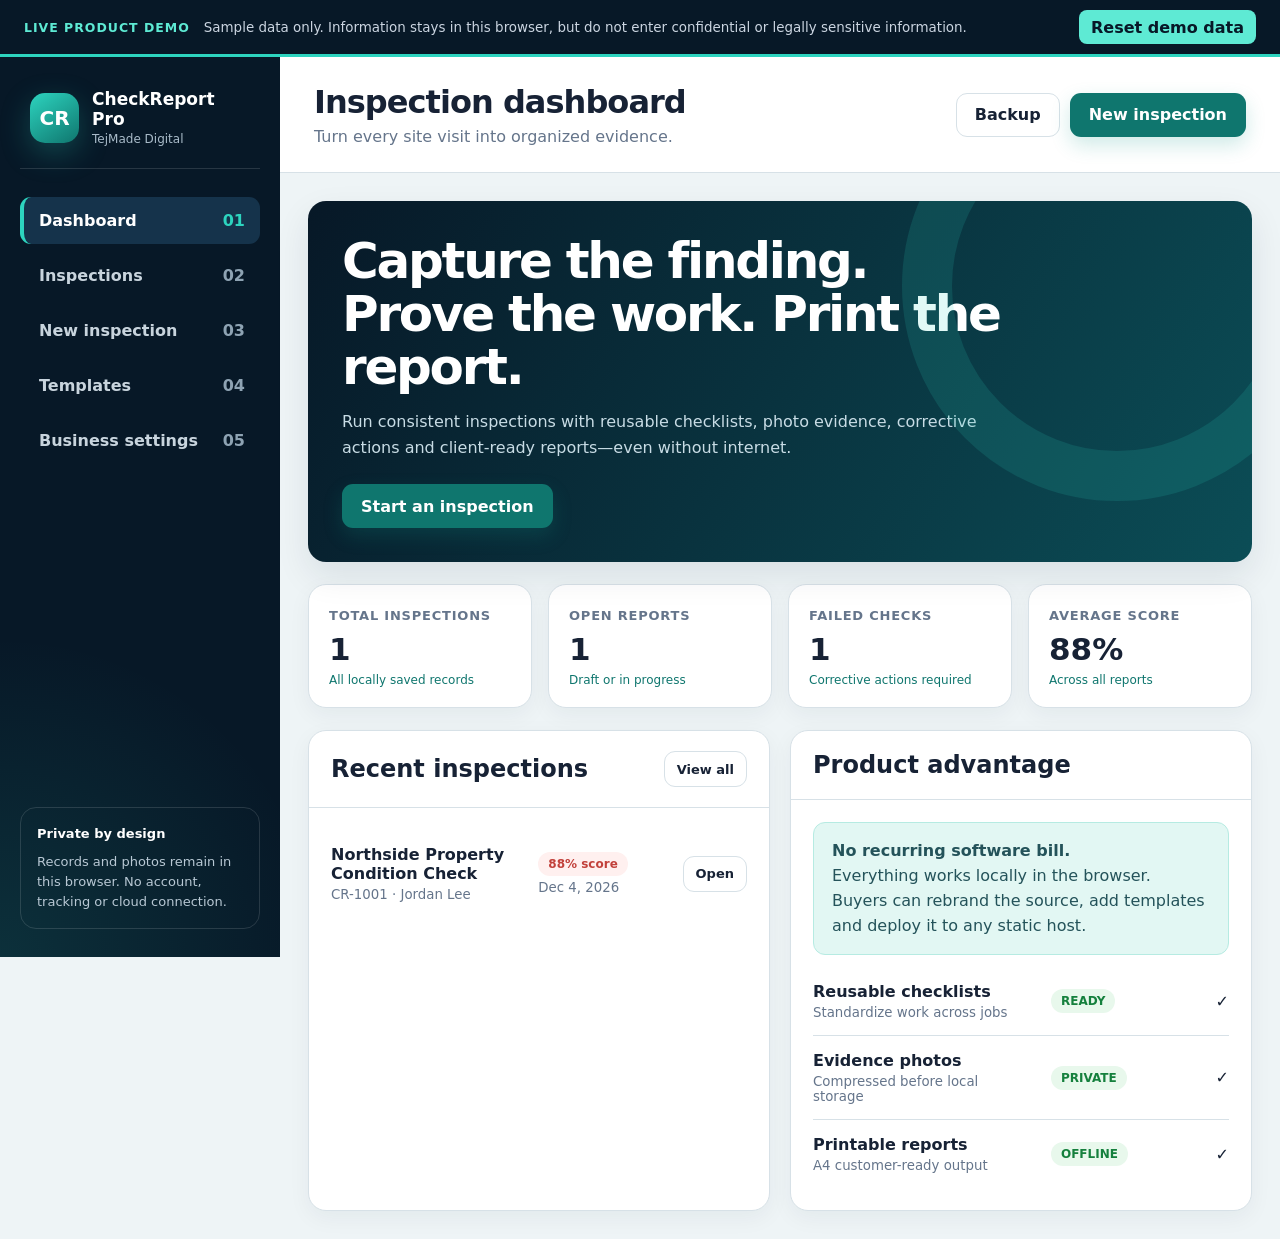
<file: products/checkreport-pro/index.html>
<!doctype html>
<html lang="en">
  <head>
    <meta charset="UTF-8" />
    <meta name="viewport" content="width=device-width, initial-scale=1.0" />
    <meta name="theme-color" content="#0f766e" />
    <meta
      name="description"
      content="Try the CheckReport Pro live demo — offline inspection checklists, before-and-after evidence, corrective actions, signatures and printable reports."
    />
    <meta property="og:title" content="CheckReport Pro — Live Demo" />
    <meta property="og:description" content="Create structured inspections with evidence, actions, signatures and printable reports." />
    <meta property="og:type" content="website" />
    <meta property="og:url" content="https://tjranawat-dev.github.io/products/checkreport-pro/" />
    <link rel="canonical" href="https://tjranawat-dev.github.io/products/checkreport-pro/" />
    <link rel="icon" href="icon.svg" type="image/svg+xml" />
    <title>CheckReport Pro — Live Demo</title>
    <link rel="manifest" href="manifest.webmanifest" />
    <link rel="stylesheet" href="assets/css/app.css" />
  </head>
  <body class="demo-mode">
    <section class="demo-banner" aria-label="Live demo notice">
      <div>
        <strong>LIVE PRODUCT DEMO</strong>
        <span>Sample data only. Information stays in this browser, but do not enter confidential or legally sensitive information.</span>
      </div>
      <button class="demo-reset" id="demoResetButton" type="button">Reset demo data</button>
    </section>
    <div class="app-shell">
      <aside class="sidebar" id="sidebar">
        <div class="brand">
          <div class="brand-mark">CR</div>
          <div>
            <strong>CheckReport Pro</strong>
            <span>TejMade Digital</span>
          </div>
        </div>

        <nav class="nav" aria-label="Primary navigation">
          <button class="nav-item active" data-page="dashboard">
            <span>Dashboard</span><b>01</b>
          </button>
          <button class="nav-item" data-page="inspections">
            <span>Inspections</span><b>02</b>
          </button>
          <button class="nav-item" data-page="editor">
            <span>New inspection</span><b>03</b>
          </button>
          <button class="nav-item" data-page="templates">
            <span>Templates</span><b>04</b>
          </button>
          <button class="nav-item" data-page="settings">
            <span>Business settings</span><b>05</b>
          </button>
        </nav>

        <div class="privacy-card">
          <strong>Private by design</strong>
          <p>Records and photos remain in this browser. No account, tracking or cloud connection.</p>
        </div>
      </aside>

      <main class="main">
        <header class="topbar">
          <div>
            <button class="menu-button" id="menuButton" aria-label="Open navigation">☰</button>
            <h1 id="pageTitle">Inspection dashboard</h1>
            <p id="pageSubtitle">Turn every site visit into organized evidence.</p>
          </div>
          <div class="top-actions">
            <button class="button secondary" id="backupButton">Backup</button>
            <button class="button primary" id="quickNewButton">New inspection</button>
          </div>
        </header>

        <div class="workspace">
          <section class="page active" id="page-dashboard"></section>
          <section class="page" id="page-inspections"></section>
          <section class="page" id="page-editor"></section>
          <section class="page" id="page-templates"></section>
          <section class="page" id="page-settings"></section>
        </div>
      </main>
    </div>

    <div class="toast" id="toast" role="status" aria-live="polite"></div>
    <input type="file" id="restoreInput" accept="application/json" hidden />
    <div id="printRoot" class="print-root" aria-hidden="true"></div>

    <script src="assets/js/app.js"></script>
  </body>
</html>
</file>
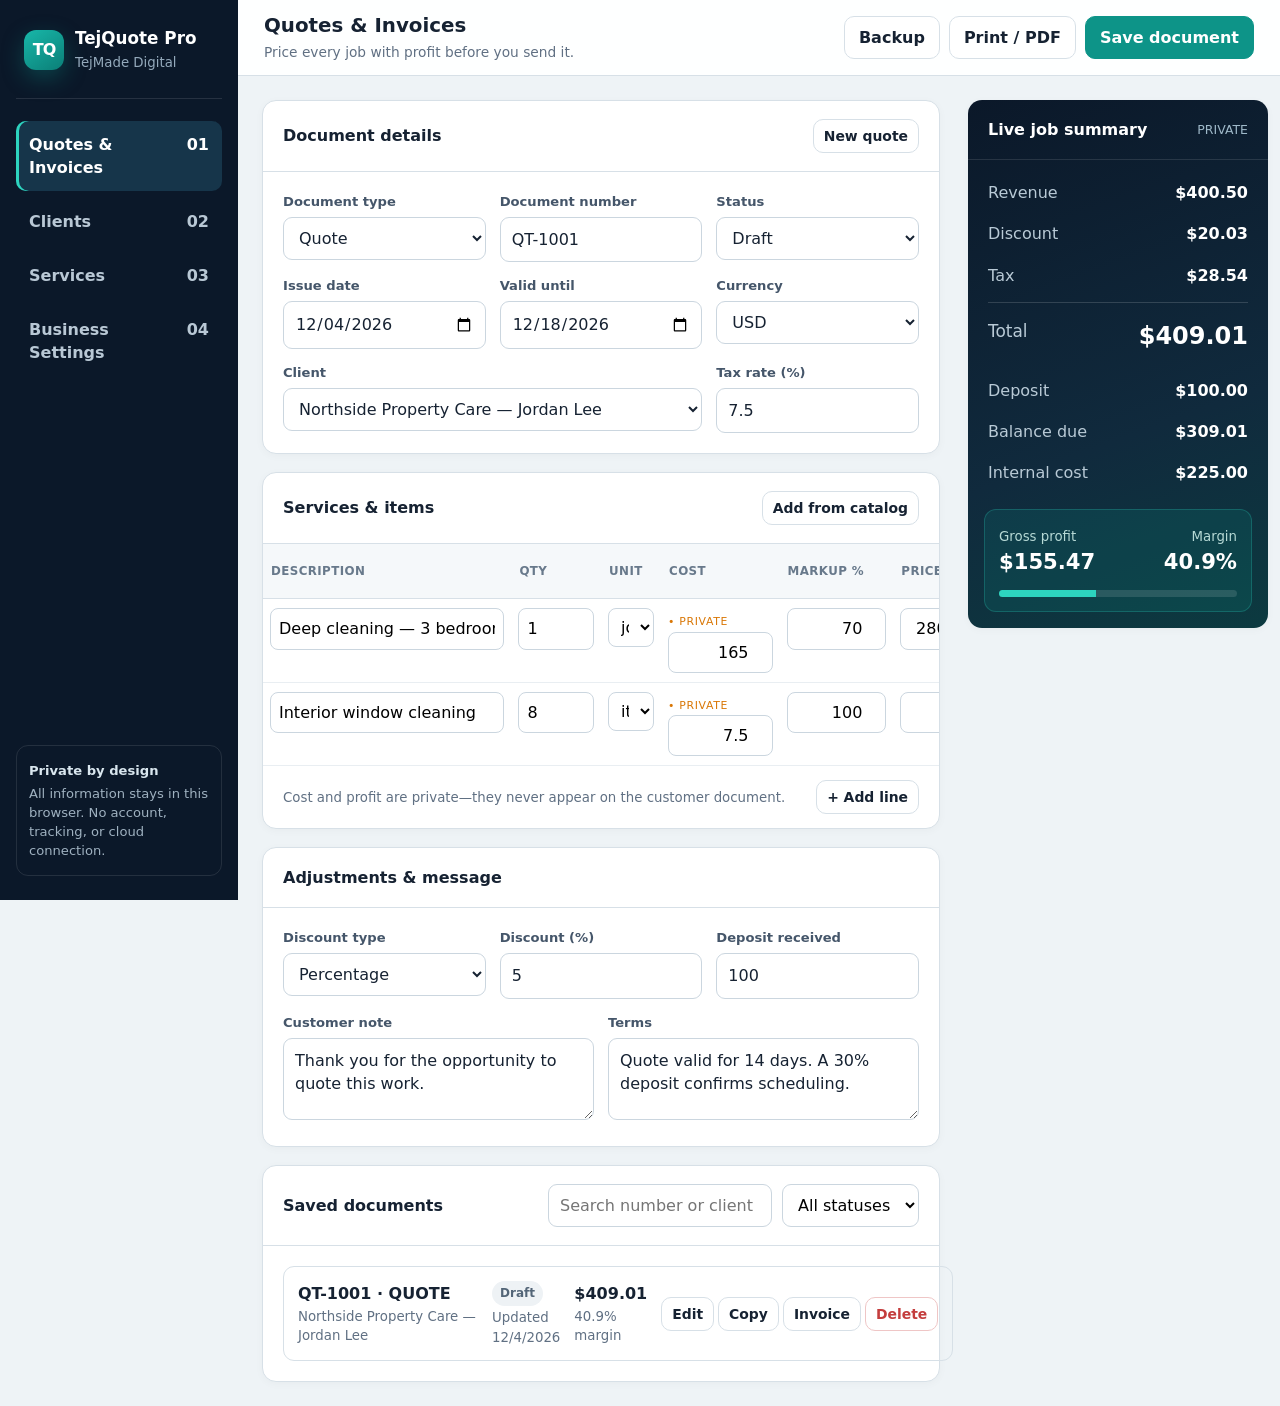
<file: products/tejquote-pro/index.html>
<!doctype html>
<html lang="en">
<head>
  <meta charset="utf-8">
  <meta name="viewport" content="width=device-width,initial-scale=1,viewport-fit=cover">
  <meta name="theme-color" content="#0b1829">
  <meta name="description" content="Offline quotation, invoice, job-costing and profit calculator for service businesses.">
  <link rel="manifest" href="manifest.webmanifest">
  <link rel="icon" href="icon.svg" type="image/svg+xml">
  <title>TejQuote Pro</title>
  <style>
    :root{--ink:#0b1829;--ink2:#13263e;--teal:#0d9488;--teal2:#0f766e;--tealSoft:#dff7f3;--paper:#fff;--bg:#eef3f6;--line:#d7e0e7;--text:#162232;--muted:#607083;--amber:#d97706;--amberSoft:#fff3d6;--red:#c43d3d;--green:#16805e;--shadow:0 12px 32px rgba(11,24,41,.09);--radius:14px}
    *{box-sizing:border-box}
    html{font-size:16px}
    body{margin:0;background:var(--bg);color:var(--text);font-family:Inter,ui-sans-serif,system-ui,-apple-system,BlinkMacSystemFont,"Segoe UI",sans-serif;line-height:1.45}
    button,input,select,textarea{font:inherit}
    button{cursor:pointer}
    button:focus-visible,input:focus-visible,select:focus-visible,textarea:focus-visible{outline:3px solid rgba(13,148,136,.28);outline-offset:2px}
    .app{min-height:100vh;display:grid;grid-template-columns:238px 1fr}
    .sidebar{background:var(--ink);color:#dbe7f1;padding:24px 16px;display:flex;flex-direction:column;position:sticky;top:0;height:100vh}
    .brand{display:flex;align-items:center;gap:11px;padding:2px 8px 24px;border-bottom:1px solid rgba(255,255,255,.11)}
    .brand-mark{width:40px;height:40px;border-radius:12px;background:linear-gradient(145deg,#18b7a9,#0b7f77);display:grid;place-items:center;color:white;font-weight:900;letter-spacing:-1px;box-shadow:0 8px 22px rgba(13,148,136,.34)}
    .brand strong{display:block;color:#fff;font-size:1.05rem}.brand small{color:#94a9bb}
    .nav{display:grid;gap:7px;margin-top:22px}.nav button{border:0;background:transparent;color:#b9c8d5;padding:12px 13px;border-radius:10px;text-align:left;font-weight:650;display:flex;justify-content:space-between}.nav button:hover{background:rgba(255,255,255,.07);color:#fff}.nav button.active{background:#16354a;color:#fff;box-shadow:inset 3px 0 0 #2dd4bf}
    .privacy{margin-top:auto;padding:15px 12px;border:1px solid rgba(255,255,255,.1);border-radius:12px;color:#9fb1c0;font-size:.82rem}.privacy b{display:block;color:#d9e6ee;margin-bottom:4px}
    .content{min-width:0}.topbar{height:76px;background:rgba(255,255,255,.94);backdrop-filter:blur(10px);border-bottom:1px solid var(--line);display:flex;align-items:center;justify-content:space-between;padding:0 26px;position:sticky;top:0;z-index:20}
    .topbar h1{font-size:1.24rem;margin:0}.topbar p{margin:2px 0 0;color:var(--muted);font-size:.86rem}
    .actions{display:flex;gap:9px;flex-wrap:wrap}.btn{border:1px solid var(--line);background:#fff;color:var(--text);min-height:42px;padding:9px 14px;border-radius:10px;font-weight:700}.btn:hover{border-color:#9aabb9;background:#f8fafb}.btn.primary{background:var(--teal);border-color:var(--teal);color:white}.btn.primary:hover{background:var(--teal2)}.btn.dark{background:var(--ink);border-color:var(--ink);color:#fff}.btn.danger{color:var(--red);border-color:#efc6c6}.btn.small{min-height:34px;padding:6px 10px;font-size:.87rem}.btn.ghost{background:transparent;border-color:transparent}
    main{padding:24px 12px 24px 24px;max-width:1620px;margin:auto}.grid{display:grid;grid-template-columns:minmax(0,1fr) 300px;gap:28px;align-items:start}.stack{display:grid;gap:18px;min-width:0}
    .card{min-width:0;background:var(--paper);border:1px solid var(--line);border-radius:var(--radius);box-shadow:0 2px 8px rgba(11,24,41,.03)}.card-head{display:flex;align-items:center;justify-content:space-between;gap:12px;padding:18px 20px;border-bottom:1px solid var(--line)}.card-head h2,.card-head h3{margin:0;font-size:1rem}.card-body{padding:20px}
    .form-grid{display:grid;grid-template-columns:repeat(12,minmax(0,1fr));gap:14px}.field{min-width:0;grid-column:span 4}.field.w6{grid-column:span 6}.field.w8{grid-column:span 8}.field.w12{grid-column:1/-1}.field label{display:block;font-weight:700;font-size:.82rem;color:#45566a;margin:0 0 6px}.field input,.field select,.field textarea{width:100%;border:1px solid #cbd6df;border-radius:9px;background:#fff;color:var(--text);padding:10px 11px;min-height:42px}.field textarea{min-height:82px;resize:vertical}.hint{font-size:.78rem;color:var(--muted);margin-top:5px}.private-label{color:#8a4b00!important}.private-label:after{content:"  • PRIVATE";font-size:.68rem;letter-spacing:.06em;color:var(--amber)}
    .summary{min-width:0;background:linear-gradient(160deg,var(--ink),#102a3d 62%,#0c3a40);color:white;border:0;position:sticky;top:96px;overflow:hidden}.summary .card-head{border-color:rgba(255,255,255,.11)}.summary .card-head span{color:#9fb9c9;font-size:.78rem}.sum-list{padding:12px 20px 4px}.sum-row{display:flex;justify-content:space-between;gap:20px;padding:9px 0;color:#b9cad6}.sum-row strong{color:#fff}.sum-row.total{margin-top:6px;padding:16px 0;border-top:1px solid rgba(255,255,255,.15);font-size:1.06rem}.sum-row.total strong{font-size:1.5rem}.profit-box{margin:12px 16px 16px;background:rgba(13,148,136,.16);border:1px solid rgba(45,212,191,.24);border-radius:12px;padding:14px}.profit-top{display:flex;justify-content:space-between;align-items:end}.profit-top small{color:#b6d9d5}.profit-top strong{font-size:1.32rem}.margin-track{height:7px;background:rgba(255,255,255,.12);border-radius:20px;margin-top:12px;overflow:hidden}.margin-track i{display:block;height:100%;background:#2dd4bf;width:0}.margin-warning{display:none;margin-top:9px;color:#ffd792;font-size:.8rem}.summary.low .profit-box{background:rgba(217,119,6,.15);border-color:rgba(251,191,36,.28)}.summary.low .margin-track i{background:#f59e0b}.summary.low .margin-warning{display:block}
    .line-wrap{overflow:auto}.line-table{width:100%;border-collapse:collapse;min-width:920px}.line-table th{font-size:.74rem;letter-spacing:.035em;text-transform:uppercase;color:#68798b;background:#f5f8fa;text-align:left;padding:10px 8px;border-bottom:1px solid var(--line)}.line-table td{padding:9px 7px;border-bottom:1px solid #e9eef2;vertical-align:top}.line-table input,.line-table select{width:100%;border:1px solid #cbd6df;border-radius:8px;padding:8px;min-height:38px;background:#fff}.line-table .money{text-align:right}.row-actions{display:flex;gap:3px}.icon-btn{width:34px;height:34px;border:0;border-radius:8px;background:#eef3f6;color:#405365;font-weight:800}.icon-btn:hover{background:#dde7ed}.icon-btn.remove{color:var(--red)}
    .section-footer{padding:14px 20px;display:flex;justify-content:space-between;gap:12px;align-items:center}.section-footer small{color:var(--muted)}
    .list-tools{display:flex;gap:10px;flex-wrap:wrap}.list-tools input,.list-tools select{border:1px solid #cbd6df;border-radius:9px;padding:9px 11px;min-height:40px;background:#fff}.records{display:grid;gap:10px}.record{display:grid;grid-template-columns:minmax(180px,1.4fr) 1fr 1fr auto;gap:14px;align-items:center;border:1px solid var(--line);border-radius:11px;padding:13px 14px}.record:hover{border-color:#9fc1c1;box-shadow:0 4px 14px rgba(11,24,41,.05)}.record-title{font-weight:800}.record small{display:block;color:var(--muted);margin-top:2px}.status{display:inline-block;padding:4px 8px;border-radius:999px;font-weight:750;font-size:.75rem;background:#eef2f5;color:#536577}.status.Paid,.status.Accepted{background:#dff5eb;color:#14694f}.status.Sent,.status.Invoiced{background:#e5effc;color:#245c91}.record-actions{display:flex;gap:4px;justify-content:end}
    .empty{text-align:center;padding:38px 20px;color:var(--muted)}.empty b{display:block;color:var(--text);font-size:1.02rem;margin-bottom:6px}
    .two-col{display:grid;grid-template-columns:390px 1fr;gap:20px}.simple-list{display:grid;gap:9px}.simple-item{border:1px solid var(--line);border-radius:10px;padding:13px;display:flex;justify-content:space-between;gap:12px}.simple-item b{display:block}.simple-item small{color:var(--muted)}
    .notice{padding:12px 14px;background:var(--tealSoft);border:1px solid #bde9e1;border-radius:10px;color:#145d57;font-size:.88rem}.warning{background:var(--amberSoft);border-color:#f3d59a;color:#7b4b0b}.hidden{display:none!important}
    .toast{position:fixed;right:22px;bottom:22px;background:var(--ink);color:#fff;padding:12px 16px;border-radius:10px;box-shadow:var(--shadow);z-index:80;transform:translateY(120px);opacity:0;transition:.25s}.toast.show{transform:none;opacity:1}
    .modal-backdrop{position:fixed;inset:0;background:rgba(5,16,29,.62);z-index:60;display:grid;place-items:center;padding:20px}.modal{background:#fff;border-radius:16px;box-shadow:0 25px 70px rgba(0,0,0,.3);max-width:760px;width:100%;max-height:90vh;overflow:auto}.modal-head{padding:18px 20px;border-bottom:1px solid var(--line);display:flex;justify-content:space-between;align-items:center}.modal-head h2{font-size:1.05rem;margin:0}.modal-body{padding:20px}.modal-foot{padding:15px 20px;border-top:1px solid var(--line);display:flex;justify-content:flex-end;gap:9px}
    .print-sheet{display:none;background:#fff;color:#17202c}.print-header{display:flex;justify-content:space-between;gap:30px;border-bottom:3px solid #0f766e;padding-bottom:18px}.print-logo{max-width:130px;max-height:64px;object-fit:contain}.print-title{text-align:right}.print-title h1{font-size:2rem;letter-spacing:.08em;margin:0;color:#0b1829}.print-meta{display:grid;grid-template-columns:1fr 1fr;gap:30px;margin:24px 0}.print-table{width:100%;border-collapse:collapse}.print-table th{background:#0b1829;color:#fff;text-align:left;padding:9px}.print-table td{border-bottom:1px solid #d9e1e6;padding:10px 9px}.print-totals{width:320px;margin:20px 0 20px auto}.print-totals div{display:flex;justify-content:space-between;padding:7px 0}.print-totals .grand{border-top:2px solid #0b1829;font-size:1.15rem;font-weight:800}.print-notes{display:grid;grid-template-columns:1fr 1fr;gap:25px;margin-top:28px}.print-notes h3{font-size:.85rem;text-transform:uppercase;letter-spacing:.06em;color:#536577}
    .mobile-head{display:none}.logo-preview{width:116px;height:72px;border:1px dashed #aab8c4;border-radius:10px;display:grid;place-items:center;overflow:hidden;background:#f8fafb}.logo-preview img{max-width:100%;max-height:100%}
    @media(max-width:1050px){.app{grid-template-columns:82px 1fr}.brand-text,.nav .label,.privacy{display:none}.sidebar{padding:20px 10px}.brand{justify-content:center;padding-inline:0}.nav button{justify-content:center;padding:13px 8px}.grid{grid-template-columns:1fr}.summary{position:relative;top:auto}.two-col{grid-template-columns:1fr}}
    @media(max-width:720px){.app{display:block}.sidebar{height:auto;position:fixed;z-index:40;bottom:0;top:auto;left:0;right:0;padding:7px 8px;display:block}.brand,.privacy{display:none}.nav{margin:0;display:grid;grid-template-columns:repeat(4,1fr);gap:4px}.nav button{font-size:.72rem;padding:9px 3px;display:block;text-align:center}.nav .label{display:block}.content{padding-bottom:70px}.topbar{height:auto;min-height:70px;padding:12px 14px;align-items:stretch;gap:10px;flex-direction:column}.topbar p{display:none}.actions{display:grid;grid-template-columns:repeat(2,minmax(0,1fr));width:100%}.actions .btn{display:block}.actions [data-action="export"]{display:none}.actions .btn:only-child{grid-column:1/-1}main{padding:14px}.card-body{padding:15px}.card-head{padding:15px}.form-grid{grid-template-columns:1fr}.field,.field.w6,.field.w8{grid-column:1}.line-wrap{overflow:visible}.line-table{min-width:0;display:block}.line-table thead{display:none}.line-table tbody{display:grid;gap:12px}.line-table tr{display:grid;grid-template-columns:repeat(2,1fr);gap:10px;border:1px solid var(--line);border-radius:11px;padding:12px}.line-table td{display:block;border:0;padding:0}.line-table td:first-child,.line-table td:last-child{grid-column:1/-1}.line-table td:before{content:attr(data-label);display:block;font-size:.7rem;font-weight:800;text-transform:uppercase;color:#6d7b89;margin-bottom:4px}.record{grid-template-columns:1fr 1fr}.record-actions{grid-column:1/-1;justify-content:start}.two-col{display:block}.two-col>.card{margin-bottom:16px}.print-meta,.print-notes{grid-template-columns:1fr}.mobile-head{display:block}}
    @media print{body{background:#fff}.app,.toast,.modal-backdrop{display:none!important}.print-sheet{display:block!important;padding:0}.print-sheet.a4{width:210mm;min-height:297mm;padding:14mm}.print-sheet.letter{width:8.5in;min-height:11in;padding:.55in}@page{margin:0}*{-webkit-print-color-adjust:exact;print-color-adjust:exact}}
  </style>
</head>
<body>
<div class="app">
  <aside class="sidebar">
    <div class="brand"><div class="brand-mark">TQ</div><div class="brand-text"><strong>TejQuote Pro</strong><small>TejMade Digital</small></div></div>
    <nav class="nav" aria-label="Main navigation">
      <button data-view="quotes" class="active"><span class="label">Quotes & Invoices</span><span>01</span></button>
      <button data-view="clients"><span class="label">Clients</span><span>02</span></button>
      <button data-view="services"><span class="label">Services</span><span>03</span></button>
      <button data-view="settings"><span class="label">Business Settings</span><span>04</span></button>
    </nav>
    <div class="privacy"><b>Private by design</b>All information stays in this browser. No account, tracking, or cloud connection.</div>
  </aside>
  <section class="content">
    <header class="topbar">
      <div><h1 id="pageTitle">Quotes & Invoices</h1><p id="pageSub">Price every job with profit before you send it.</p></div>
      <div class="actions" id="topActions"></div>
    </header>
    <main id="main"></main>
  </section>
</div>
<section class="print-sheet" id="printSheet"></section>
<div class="toast" id="toast" role="status" aria-live="polite"></div>
<div id="modalRoot"></div>
<input type="file" id="importInput" accept=".json,application/json" class="hidden">
<script>
(function(){
'use strict';
var KEY='tejquote_pro_v1';
var today=function(){return new Date().toISOString().slice(0,10)};
var addDays=function(n){var d=new Date();d.setDate(d.getDate()+n);return d.toISOString().slice(0,10)};
var uid=function(p){return p+'_'+Date.now().toString(36)+'_'+Math.random().toString(36).slice(2,7)};
var num=function(v){var n=Number(v);return Number.isFinite(n)?n:0};
var cents=function(v){return Math.round((num(v)+Number.EPSILON)*100)};
var dec=function(v){return Math.round(num(v)*100)/100};
var esc=function(v){return String(v==null?'':v).replace(/[&<>"']/g,function(s){return {'&':'&amp;','<':'&lt;','>':'&gt;','"':'&quot;',"'":'&#39;'}[s]})};
var attrs=esc;
var symbols={USD:'$',EUR:'€',GBP:'£',AUD:'A$',CAD:'C$',INR:'₹'};
function defaults(){
 var clients=[{id:'c_demo',name:'Jordan Lee',company:'Northside Property Care',email:'jordan@example.com',phone:'(555) 014-0082',address:'1420 Market Street\nSpringfield',notes:'Prefers email'}];
 var services=[
  {id:'s1',name:'Deep cleaning — 3 bedroom home',category:'Cleaning',unit:'job',cost:165,markup:70,price:280.5},
  {id:'s2',name:'Exterior pressure washing',category:'Pressure Washing',unit:'sq ft',cost:.08,markup:150,price:.20},
  {id:'s3',name:'Full interior auto detail',category:'Auto Detailing',unit:'job',cost:72,markup:108.33,price:150},
  {id:'s4',name:'Lawn mowing and edging',category:'Lawn Care',unit:'job',cost:24,markup:87.5,price:45},
  {id:'s5',name:'Handyman labour',category:'Handyman',unit:'hour',cost:32,markup:87.5,price:60},
  {id:'s6',name:'Design / consulting',category:'Freelance',unit:'hour',cost:25,markup:140,price:60}
 ];
 var q={id:'q_demo',type:'QUOTE',number:'QT-1001',issueDate:today(),dueDate:addDays(14),status:'Draft',clientId:'c_demo',currency:'USD',taxLabel:'Sales Tax',taxRate:7.5,discountType:'percent',discountValue:5,deposit:100,notes:'Thank you for the opportunity to quote this work.',terms:'Quote valid for 14 days. A 30% deposit confirms scheduling.',items:[
  {id:'i1',description:'Deep cleaning — 3 bedroom home',qty:1,unit:'job',cost:165,markup:70,price:280.5},
  {id:'i2',description:'Interior window cleaning',qty:8,unit:'item',cost:7.5,markup:100,price:15}
 ],updatedAt:Date.now()};
 return {version:1,settings:{businessName:'ClearPath Home Services',contactName:'Alex Morgan',email:'hello@clearpath.example',phone:'(555) 014-2200',address:'85 River Road\nSpringfield',website:'clearpath.example',logo:'',currency:'USD',customCurrency:'',taxLabel:'Sales Tax',taxRate:7.5,quotePrefix:'QT-',invoicePrefix:'INV-',nextQuote:1002,nextInvoice:1001,targetMargin:35,paper:'a4',defaultTerms:'Quote valid for 14 days. A 30% deposit confirms scheduling.'},clients:clients,services:services,quotes:[q]};
}
function load(){
 try{var x=JSON.parse(localStorage.getItem(KEY));if(x&&x.version===1&&Array.isArray(x.quotes))return x}catch(e){}
 var d=defaults();localStorage.setItem(KEY,JSON.stringify(d));return d;
}
var db=load(),view='quotes',draft=clone(db.quotes[0]||newQuoteData());
function clone(x){return JSON.parse(JSON.stringify(x))}
function persist(){localStorage.setItem(KEY,JSON.stringify(db))}
function currencySymbol(code){return code==='CUSTOM'?(db.settings.customCurrency||'¤'):(symbols[code]||code+' ')}
function moneyFromCents(v,code){return currencySymbol(code||draft.currency)+(Math.max(0,num(v))/100).toLocaleString('en-US',{minimumFractionDigits:2,maximumFractionDigits:2})}
function money(v,code){return moneyFromCents(cents(v),code)}
function calc(q){
 var sub=0,cost=0;
 (q.items||[]).forEach(function(i){sub+=Math.round(cents(i.price)*num(i.qty));cost+=Math.round(cents(i.cost)*num(i.qty))});
 var discount=q.discountType==='percent'?Math.round(sub*Math.max(0,num(q.discountValue))/100):Math.min(sub,cents(q.discountValue));
 discount=Math.max(0,discount);var taxable=Math.max(0,sub-discount);var tax=Math.round(taxable*Math.max(0,num(q.taxRate))/100);var total=taxable+tax;var deposit=Math.max(0,cents(q.deposit));var balance=Math.max(0,total-deposit);var profit=taxable-cost;var margin=taxable>0?(profit/taxable*100):0;
 return {sub:sub,cost:cost,discount:discount,taxable:taxable,tax:tax,total:total,deposit:deposit,balance:balance,profit:profit,margin:margin};
}
function newQuoteData(){
 return {id:uid('q'),type:'QUOTE',number:db.settings.quotePrefix+db.settings.nextQuote,issueDate:today(),dueDate:addDays(14),status:'Draft',clientId:'',currency:db.settings.currency,taxLabel:db.settings.taxLabel,taxRate:db.settings.taxRate,discountType:'percent',discountValue:0,deposit:0,notes:'',terms:db.settings.defaultTerms,items:[{id:uid('i'),description:'',qty:1,unit:'job',cost:0,markup:50,price:0}],updatedAt:Date.now()};
}
function toast(msg){var t=document.getElementById('toast');t.textContent=msg;t.classList.add('show');clearTimeout(toast.timer);toast.timer=setTimeout(function(){t.classList.remove('show')},2600)}
function pageMeta(){
 var map={quotes:['Quotes & Invoices','Price every job with profit before you send it.'],clients:['Clients','Keep customer details ready for the next quote.'],services:['Service Catalog','Reuse profitable pricing instead of guessing each job.'],settings:['Business Settings','Set your brand, defaults, data and print preferences.']};
 document.getElementById('pageTitle').textContent=map[view][0];document.getElementById('pageSub').textContent=map[view][1];
 document.querySelectorAll('[data-view]').forEach(function(b){b.classList.toggle('active',b.dataset.view===view)});
}
function render(){pageMeta();var main=document.getElementById('main'),actions=document.getElementById('topActions');if(view==='quotes'){main.innerHTML=quotePage();actions.innerHTML='<button class="btn" data-action="export">Backup</button><button class="btn" data-action="print">Print / PDF</button><button class="btn primary" data-action="saveQuote">Save document</button>'}else if(view==='clients'){main.innerHTML=clientPage();actions.innerHTML='<button class="btn primary" data-action="newClient">Add client</button>'}else if(view==='services'){main.innerHTML=servicePage();actions.innerHTML='<button class="btn primary" data-action="newService">Add service</button>'}else{main.innerHTML=settingsPage();actions.innerHTML='<button class="btn primary" data-action="saveSettings">Save settings</button>'}updateSummary()}
function option(value,label,current){return '<option value="'+attrs(value)+'" '+(value===current?'selected':'')+'>'+esc(label)+'</option>'}
function quotePage(){
 var clients=db.clients.map(function(c){return option(c.id,(c.company?c.company+' — ':'')+c.name,draft.clientId)}).join('');
 var cur=['USD','EUR','GBP','AUD','CAD','INR','CUSTOM'].map(function(c){return option(c,c==='CUSTOM'?'Custom currency':c,draft.currency)}).join('');
 var rows=(draft.items||[]).map(lineRow).join('');
 var records=db.quotes.slice().sort(function(a,b){return b.updatedAt-a.updatedAt}).map(quoteRecord).join('');
 return '<div class="grid"><div class="stack"><section class="card"><div class="card-head"><h2>Document details</h2><button class="btn small" data-action="newQuote">New quote</button></div><div class="card-body"><div class="form-grid">'+
 '<div class="field"><label>Document type</label><select data-draft="type">'+option('QUOTE','Quote',draft.type)+option('INVOICE','Invoice',draft.type)+'</select></div>'+
 '<div class="field"><label>Document number</label><input data-draft="number" value="'+attrs(draft.number)+'"></div>'+
 '<div class="field"><label>Status</label><select data-draft="status">'+['Draft','Sent','Accepted','Invoiced','Paid'].map(function(x){return option(x,x,draft.status)}).join('')+'</select></div>'+
 '<div class="field"><label>Issue date</label><input type="date" data-draft="issueDate" value="'+attrs(draft.issueDate)+'"></div>'+
 '<div class="field"><label>'+(draft.type==='INVOICE'?'Due date':'Valid until')+'</label><input type="date" data-draft="dueDate" value="'+attrs(draft.dueDate)+'"></div>'+
 '<div class="field"><label>Currency</label><select data-draft="currency">'+cur+'</select></div>'+
 '<div class="field w8"><label>Client</label><select data-draft="clientId"><option value="">Select a client</option>'+clients+'</select></div>'+
 '<div class="field"><label>Tax rate (%)</label><input type="number" min="0" step=".01" data-draft="taxRate" value="'+attrs(draft.taxRate)+'"></div>'+
 '</div></div></section>'+
 '<section class="card"><div class="card-head"><h2>Services & items</h2><button class="btn small" data-action="catalogItem">Add from catalog</button></div><div class="line-wrap"><table class="line-table"><thead><tr><th style="width:27%">Description</th><th>Qty</th><th>Unit</th><th>Cost</th><th>Markup %</th><th>Price</th><th>Customer total</th><th></th></tr></thead><tbody>'+rows+'</tbody></table></div><div class="section-footer"><small>Cost and profit are private—they never appear on the customer document.</small><button class="btn small" data-action="addLine">+ Add line</button></div></section>'+
 '<section class="card"><div class="card-head"><h2>Adjustments & message</h2></div><div class="card-body"><div class="form-grid">'+
 '<div class="field"><label>Discount type</label><select data-draft="discountType">'+option('percent','Percentage',draft.discountType)+option('fixed','Fixed amount',draft.discountType)+'</select></div>'+
 '<div class="field"><label>Discount '+(draft.discountType==='percent'?'(%)':'('+esc(currencySymbol(draft.currency))+')')+'</label><input type="number" min="0" step=".01" data-draft="discountValue" value="'+attrs(draft.discountValue)+'"></div>'+
 '<div class="field"><label>Deposit received</label><input type="number" min="0" step=".01" data-draft="deposit" value="'+attrs(draft.deposit)+'"></div>'+
 '<div class="field w6"><label>Customer note</label><textarea data-draft="notes">'+esc(draft.notes)+'</textarea></div>'+
 '<div class="field w6"><label>Terms</label><textarea data-draft="terms">'+esc(draft.terms)+'</textarea></div>'+
 '</div></div></section>'+
 '<section class="card"><div class="card-head"><h2>Saved documents</h2><div class="list-tools"><input id="quoteSearch" placeholder="Search number or client"><select id="quoteFilter"><option value="">All statuses</option>'+['Draft','Sent','Accepted','Invoiced','Paid'].map(function(x){return option(x,x,'')}).join('')+'</select></div></div><div class="card-body"><div class="records" id="quoteRecords">'+(records||'<div class="empty"><b>No saved documents</b>Create and save your first profitable quote.</div>')+'</div></div></section></div>'+
 '<aside class="card summary" id="summary"><div class="card-head"><h2>Live job summary</h2><span>PRIVATE</span></div><div class="sum-list"><div class="sum-row"><span>Revenue</span><strong id="sSub">—</strong></div><div class="sum-row"><span>Discount</span><strong id="sDisc">—</strong></div><div class="sum-row"><span>Tax</span><strong id="sTax">—</strong></div><div class="sum-row total"><span>Total</span><strong id="sTotal">—</strong></div><div class="sum-row"><span>Deposit</span><strong id="sDeposit">—</strong></div><div class="sum-row"><span>Balance due</span><strong id="sBalance">—</strong></div><div class="sum-row"><span>Internal cost</span><strong id="sCost">—</strong></div></div><div class="profit-box"><div class="profit-top"><div><small>Gross profit</small><br><strong id="sProfit">—</strong></div><div style="text-align:right"><small>Margin</small><br><strong id="sMargin">—</strong></div></div><div class="margin-track"><i id="marginBar"></i></div><div class="margin-warning">Below your '+esc(db.settings.targetMargin)+'% target margin. Review cost or price.</div></div></aside></div>';
}
function lineRow(i){
 var units=['job','hour','sq ft','sq m','item','day'].map(function(u){return option(u,u,i.unit)}).join('');
 var line=Math.round(cents(i.price)*num(i.qty));
 return '<tr data-line="'+attrs(i.id)+'"><td data-label="Description"><input data-item="description" value="'+attrs(i.description)+'" placeholder="Service or item"></td><td data-label="Quantity"><input type="number" min="0" step=".01" data-item="qty" value="'+attrs(i.qty)+'"></td><td data-label="Unit"><select data-item="unit">'+units+'</select></td><td data-label="Internal cost"><label class="private-label"></label><input class="money" type="number" min="0" step=".01" data-item="cost" value="'+attrs(i.cost)+'"></td><td data-label="Markup"><input class="money" type="number" step=".01" data-item="markup" value="'+attrs(dec(i.markup))+'"></td><td data-label="Customer price"><input class="money" type="number" min="0" step=".01" data-item="price" value="'+attrs(dec(i.price))+'"></td><td data-label="Line total"><b>'+esc(moneyFromCents(line,draft.currency))+'</b></td><td data-label="Actions"><div class="row-actions"><button class="icon-btn" title="Duplicate" data-action="duplicateLine" data-id="'+attrs(i.id)+'">＋</button><button class="icon-btn remove" title="Delete" data-action="removeLine" data-id="'+attrs(i.id)+'">×</button></div></td></tr>';
}
function quoteRecord(q){
 var c=db.clients.find(function(x){return x.id===q.clientId}),t=calc(q);
 return '<article class="record" data-record="'+attrs(q.id)+'"><div><div class="record-title">'+esc(q.number)+' · '+esc(q.type)+'</div><small>'+esc(c?((c.company?c.company+' — ':'')+c.name):'No client')+'</small></div><div><span class="status '+attrs(q.status)+'">'+esc(q.status)+'</span><small>Updated '+new Date(q.updatedAt).toLocaleDateString()+'</small></div><div><b>'+esc(moneyFromCents(t.total,q.currency))+'</b><small>'+t.margin.toFixed(1)+'% margin</small></div><div class="record-actions"><button class="btn small" data-action="editQuote" data-id="'+attrs(q.id)+'">Edit</button><button class="btn small" data-action="duplicateQuote" data-id="'+attrs(q.id)+'">Copy</button><button class="btn small" data-action="convertQuote" data-id="'+attrs(q.id)+'">Invoice</button><button class="btn small danger" data-action="deleteQuote" data-id="'+attrs(q.id)+'">Delete</button></div></article>';
}
function updateSummary(){
 if(view!=='quotes')return;var t=calc(draft),m=function(x){return moneyFromCents(x,draft.currency)};
 [['sSub',t.sub],['sDisc',t.discount],['sTax',t.tax],['sTotal',t.total],['sDeposit',t.deposit],['sBalance',t.balance],['sCost',t.cost],['sProfit',t.profit]].forEach(function(x){var e=document.getElementById(x[0]);if(e)e.textContent=(x[0]==='sProfit'&&x[1]<0?'-':'')+m(Math.abs(x[1]))});
 var sm=document.getElementById('sMargin');if(sm)sm.textContent=t.margin.toFixed(1)+'%';var bar=document.getElementById('marginBar');if(bar)bar.style.width=Math.max(0,Math.min(100,t.margin))+'%';var box=document.getElementById('summary');if(box)box.classList.toggle('low',t.margin<num(db.settings.targetMargin));
}
function clientPage(){
 var list=db.clients.map(function(c){return '<div class="simple-item"><div><b>'+esc(c.company||c.name)+'</b><small>'+esc(c.company?c.name:'')+(c.email?' · '+esc(c.email):'')+'</small></div><div><button class="btn small" data-action="editClient" data-id="'+attrs(c.id)+'">Edit</button> <button class="btn small danger" data-action="deleteClient" data-id="'+attrs(c.id)+'">Delete</button></div></div>'}).join('');
 return '<div class="two-col"><section class="card"><div class="card-head"><h2>Why save clients?</h2></div><div class="card-body"><p style="margin-top:0">Choose a saved customer on any quote and their details appear automatically on the customer document.</p><div class="notice">Client information stays on this device and is included only in your exported backup.</div></div></section><section class="card"><div class="card-head"><h2>Client directory</h2><span>'+db.clients.length+' saved</span></div><div class="card-body"><div class="simple-list">'+(list||'<div class="empty"><b>No clients yet</b>Add a client to prepare your first document.</div>')+'</div></div></section></div>';
}
function servicePage(){
 var list=db.services.map(function(s){return '<div class="simple-item"><div><b>'+esc(s.name)+'</b><small>'+esc(s.category)+' · '+esc(money(s.price,db.settings.currency))+' / '+esc(s.unit)+' · '+dec(s.markup)+'% markup</small></div><div><button class="btn small" data-action="editService" data-id="'+attrs(s.id)+'">Edit</button> <button class="btn small danger" data-action="deleteService" data-id="'+attrs(s.id)+'">Delete</button></div></div>'}).join('');
 return '<div class="two-col"><section class="card"><div class="card-head"><h2>Price consistently</h2></div><div class="card-body"><p style="margin-top:0">Store repeatable services with default cost, markup and selling price. Add them to a quote in one click, then adjust for the job.</p><div class="notice warning">Your customer never sees catalog cost or markup.</div></div></section><section class="card"><div class="card-head"><h2>Reusable services</h2><span>'+db.services.length+' saved</span></div><div class="card-body"><div class="simple-list">'+(list||'<div class="empty"><b>No services yet</b>Add your first reusable service.</div>')+'</div></div></section></div>';
}
function settingsPage(){
 var s=db.settings;return '<div class="stack"><section class="card"><div class="card-head"><h2>Business identity</h2></div><div class="card-body"><div class="form-grid">'+
 '<div class="field w6"><label>Business name</label><input data-setting="businessName" value="'+attrs(s.businessName)+'"></div><div class="field w6"><label>Contact name</label><input data-setting="contactName" value="'+attrs(s.contactName)+'"></div>'+
 '<div class="field"><label>Email</label><input type="email" data-setting="email" value="'+attrs(s.email)+'"></div><div class="field"><label>Phone</label><input data-setting="phone" value="'+attrs(s.phone)+'"></div><div class="field"><label>Website</label><input data-setting="website" value="'+attrs(s.website)+'"></div>'+
 '<div class="field w8"><label>Address</label><textarea data-setting="address">'+esc(s.address)+'</textarea></div><div class="field"><label>Logo</label><div class="logo-preview">'+(s.logo?'<img src="'+attrs(s.logo)+'" alt="Business logo">':'<span>No logo</span>')+'</div><input type="file" id="logoInput" accept="image/png,image/jpeg,image/webp" style="margin-top:8px"><button class="btn small ghost" data-action="removeLogo">Remove logo</button></div>'+
 '</div></div></section>'+
 '<section class="card"><div class="card-head"><h2>Pricing & documents</h2></div><div class="card-body"><div class="form-grid">'+
 '<div class="field"><label>Default currency</label><select data-setting="currency">'+['USD','EUR','GBP','AUD','CAD','INR','CUSTOM'].map(function(x){return option(x,x,s.currency)}).join('')+'</select></div><div class="field"><label>Custom currency symbol/code</label><input data-setting="customCurrency" value="'+attrs(s.customCurrency)+'" placeholder="e.g. NZ$"></div><div class="field"><label>Target gross margin (%)</label><input type="number" min="0" max="100" step=".1" data-setting="targetMargin" value="'+attrs(s.targetMargin)+'"></div>'+
 '<div class="field"><label>Tax label</label><input data-setting="taxLabel" value="'+attrs(s.taxLabel)+'"></div><div class="field"><label>Default tax rate (%)</label><input type="number" min="0" step=".01" data-setting="taxRate" value="'+attrs(s.taxRate)+'"></div><div class="field"><label>Paper size</label><select data-setting="paper">'+option('a4','A4',s.paper)+option('letter','US Letter',s.paper)+'</select></div>'+
 '<div class="field"><label>Quote prefix</label><input data-setting="quotePrefix" value="'+attrs(s.quotePrefix)+'"></div><div class="field"><label>Invoice prefix</label><input data-setting="invoicePrefix" value="'+attrs(s.invoicePrefix)+'"></div><div class="field w12"><label>Default terms</label><textarea data-setting="defaultTerms">'+esc(s.defaultTerms)+'</textarea></div>'+
 '</div></div></section>'+
 '<section class="card"><div class="card-head"><h2>Local data</h2></div><div class="card-body"><div class="notice">Export a backup regularly. Clearing browser data can remove locally saved documents.</div><div style="display:flex;gap:10px;flex-wrap:wrap;margin-top:15px"><button class="btn" data-action="export">Export JSON backup</button><button class="btn" data-action="import">Import backup</button><button class="btn" data-action="loadDemo">Reload demo data</button><button class="btn danger" data-action="reset">Start completely clean</button></div></div></section>'+
 '<section class="card"><div class="card-body"><b>TejQuote Pro · Version 1.0</b><p style="color:var(--muted);margin-bottom:0">Published by TejMade Digital. No data leaves this device. No subscription, account or internet connection is required after installation.</p></div></section></div>';
}
function modal(title,body,saveLabel,onSave){
 var root=document.getElementById('modalRoot');root.innerHTML='<div class="modal-backdrop"><div class="modal" role="dialog" aria-modal="true"><div class="modal-head"><h2>'+esc(title)+'</h2><button class="icon-btn" data-action="closeModal">×</button></div><div class="modal-body">'+body+'</div><div class="modal-foot"><button class="btn" data-action="closeModal">Cancel</button><button class="btn primary" id="modalSave">'+esc(saveLabel||'Save')+'</button></div></div></div>';document.getElementById('modalSave').onclick=onSave;
}
function closeModal(){document.getElementById('modalRoot').innerHTML=''}
function clientModal(id){
 var c=id?db.clients.find(function(x){return x.id===id}):{id:uid('c'),name:'',company:'',email:'',phone:'',address:'',notes:''};c=clone(c);
 var body='<div class="form-grid"><div class="field w6"><label>Person name *</label><input id="mcName" value="'+attrs(c.name)+'"></div><div class="field w6"><label>Company</label><input id="mcCompany" value="'+attrs(c.company)+'"></div><div class="field w6"><label>Email</label><input id="mcEmail" value="'+attrs(c.email)+'"></div><div class="field w6"><label>Phone</label><input id="mcPhone" value="'+attrs(c.phone)+'"></div><div class="field w12"><label>Address</label><textarea id="mcAddress">'+esc(c.address)+'</textarea></div><div class="field w12"><label>Notes</label><textarea id="mcNotes">'+esc(c.notes)+'</textarea></div></div>';
 modal(id?'Edit client':'Add client',body,'Save client',function(){c.name=document.getElementById('mcName').value.trim();if(!c.name){toast('Client name is required');return}c.company=document.getElementById('mcCompany').value.trim();c.email=document.getElementById('mcEmail').value.trim();c.phone=document.getElementById('mcPhone').value.trim();c.address=document.getElementById('mcAddress').value.trim();c.notes=document.getElementById('mcNotes').value.trim();var ix=db.clients.findIndex(function(x){return x.id===c.id});if(ix>=0)db.clients[ix]=c;else db.clients.push(c);persist();closeModal();render();toast('Client saved')});
}
function serviceModal(id){
 var s=id?db.services.find(function(x){return x.id===id}):{id:uid('s'),name:'',category:'General',unit:'job',cost:0,markup:50,price:0};s=clone(s);
 var body='<div class="form-grid"><div class="field w8"><label>Service name *</label><input id="msName" value="'+attrs(s.name)+'"></div><div class="field"><label>Category</label><input id="msCategory" value="'+attrs(s.category)+'"></div><div class="field"><label>Unit</label><select id="msUnit">'+['job','hour','sq ft','sq m','item','day'].map(function(x){return option(x,x,s.unit)}).join('')+'</select></div><div class="field"><label>Internal unit cost</label><input id="msCost" type="number" min="0" step=".01" value="'+attrs(s.cost)+'"></div><div class="field"><label>Markup (%)</label><input id="msMarkup" type="number" step=".01" value="'+attrs(s.markup)+'"></div><div class="field"><label>Customer unit price</label><input id="msPrice" type="number" min="0" step=".01" value="'+attrs(s.price)+'"></div></div>';
 modal(id?'Edit service':'Add service',body,'Save service',function(){s.name=document.getElementById('msName').value.trim();if(!s.name){toast('Service name is required');return}s.category=document.getElementById('msCategory').value.trim()||'General';s.unit=document.getElementById('msUnit').value;s.cost=dec(document.getElementById('msCost').value);s.markup=dec(document.getElementById('msMarkup').value);s.price=dec(document.getElementById('msPrice').value);var ix=db.services.findIndex(function(x){return x.id===s.id});if(ix>=0)db.services[ix]=s;else db.services.push(s);persist();closeModal();render();toast('Service saved')});
 var costEl=document.getElementById('msCost'),markEl=document.getElementById('msMarkup'),priceEl=document.getElementById('msPrice');function priceCalc(){priceEl.value=dec(num(costEl.value)*(1+num(markEl.value)/100))}costEl.addEventListener('input',priceCalc);markEl.addEventListener('input',priceCalc);priceEl.addEventListener('input',function(){markEl.value=num(costEl.value)>0?dec((num(priceEl.value)/num(costEl.value)-1)*100):0});
}
function catalogModal(){
 var body='<div class="simple-list">'+db.services.map(function(s){return '<div class="simple-item"><div><b>'+esc(s.name)+'</b><small>'+esc(s.category)+' · '+esc(money(s.price,draft.currency))+' / '+esc(s.unit)+'</small></div><button class="btn small primary" data-add-service="'+attrs(s.id)+'">Add</button></div>'}).join('')+'</div>';
 modal('Add from service catalog',body,'Done',function(){closeModal();render()});document.querySelectorAll('[data-add-service]').forEach(function(b){b.onclick=function(){var s=db.services.find(function(x){return x.id===b.dataset.addService});if(s){draft.items.push({id:uid('i'),description:s.name,qty:1,unit:s.unit,cost:s.cost,markup:s.markup,price:s.price});toast('Service added')}}});
}
function saveQuote(){
 if(!draft.number.trim()){toast('Document number is required');return}if(!draft.clientId){toast('Select a client before saving');return}if(!draft.items.length||!draft.items.some(function(i){return i.description.trim()&&num(i.qty)>0})){toast('Add at least one valid line item');return}
 draft.updatedAt=Date.now();var ix=db.quotes.findIndex(function(q){return q.id===draft.id});if(ix>=0)db.quotes[ix]=clone(draft);else{db.quotes.push(clone(draft));if(draft.type==='INVOICE')db.settings.nextInvoice++;else db.settings.nextQuote++}persist();render();toast('Document saved locally');
}
function printDoc(){
 if(!draft.clientId){toast('Select a client before printing');return}var c=db.clients.find(function(x){return x.id===draft.clientId});var s=db.settings,t=calc(draft),m=function(x){return moneyFromCents(x,draft.currency)};
 var rows=draft.items.filter(function(i){return i.description.trim()}).map(function(i){return '<tr><td>'+esc(i.description)+'</td><td>'+esc(i.qty)+' '+esc(i.unit)+'</td><td style="text-align:right">'+esc(money(i.price,draft.currency))+'</td><td style="text-align:right">'+esc(m(Math.round(cents(i.price)*num(i.qty))))+'</td></tr>'}).join('');
 var p=document.getElementById('printSheet');p.className='print-sheet '+s.paper;p.innerHTML='<div class="print-header"><div>'+(s.logo?'<img class="print-logo" src="'+attrs(s.logo)+'" alt="">':'<b style="font-size:1.25rem">'+esc(s.businessName)+'</b>')+'<div>'+esc(s.contactName)+'</div><div>'+esc(s.email)+' · '+esc(s.phone)+'</div><div style="white-space:pre-line">'+esc(s.address)+'</div></div><div class="print-title"><h1>'+esc(draft.type)+'</h1><b>'+esc(draft.number)+'</b><div>Issued '+esc(draft.issueDate)+'</div><div>'+(draft.type==='INVOICE'?'Due ':'Valid until ')+esc(draft.dueDate)+'</div></div></div><div class="print-meta"><div><b>BILL TO</b><p>'+esc(c.company||c.name)+'<br>'+(c.company?esc(c.name)+'<br>':'')+esc(c.email)+'<br>'+esc(c.phone)+'<br><span style="white-space:pre-line">'+esc(c.address)+'</span></p></div><div style="text-align:right"><b>Status</b><p>'+esc(draft.status)+'<br>Currency: '+esc(draft.currency)+'</p></div></div><table class="print-table"><thead><tr><th>Description</th><th>Quantity</th><th style="text-align:right">Unit price</th><th style="text-align:right">Amount</th></tr></thead><tbody>'+rows+'</tbody></table><div class="print-totals"><div><span>Subtotal</span><b>'+esc(m(t.sub))+'</b></div>'+(t.discount?'<div><span>Discount</span><b>-'+esc(m(t.discount))+'</b></div>':'')+(t.tax?'<div><span>'+esc(draft.taxLabel||s.taxLabel)+' ('+esc(draft.taxRate)+'%)</span><b>'+esc(m(t.tax))+'</b></div>':'')+'<div class="grand"><span>Total</span><span>'+esc(m(t.total))+'</span></div>'+(t.deposit?'<div><span>Deposit</span><b>-'+esc(m(t.deposit))+'</b></div>':'')+'<div><span>Balance due</span><b>'+esc(m(t.balance))+'</b></div></div><div class="print-notes"><div><h3>Notes</h3><p style="white-space:pre-line">'+esc(draft.notes||'—')+'</p></div><div><h3>Terms</h3><p style="white-space:pre-line">'+esc(draft.terms||'—')+'</p></div></div>';window.print();
}
function exportData(){var blob=new Blob([JSON.stringify(db,null,2)],{type:'application/json'}),a=document.createElement('a');a.href=URL.createObjectURL(blob);a.download='tejquote-pro-backup-'+today()+'.json';a.click();setTimeout(function(){URL.revokeObjectURL(a.href)},500);toast('Backup downloaded')}
function importData(file){var r=new FileReader();r.onload=function(){try{var x=JSON.parse(r.result);if(!x||x.version!==1||!Array.isArray(x.quotes)||!Array.isArray(x.clients)||!Array.isArray(x.services)||!x.settings)throw Error();if(!confirm('Replace current local data with this backup?'))return;db=x;persist();draft=clone(db.quotes[0]||newQuoteData());view='quotes';render();toast('Backup imported')}catch(e){toast('That file is not a valid TejQuote Pro backup')}};r.readAsText(file)}
document.addEventListener('click',function(e){
 var b=e.target.closest('[data-view],[data-action]');if(!b)return;if(b.dataset.view){view=b.dataset.view;render();return}var a=b.dataset.action,id=b.dataset.id;
 if(a==='newQuote'){draft=newQuoteData();render()}else if(a==='saveQuote')saveQuote();else if(a==='addLine'){draft.items.push({id:uid('i'),description:'',qty:1,unit:'job',cost:0,markup:50,price:0});render()}else if(a==='removeLine'){draft.items=draft.items.filter(function(x){return x.id!==id});render()}else if(a==='duplicateLine'){var it=draft.items.find(function(x){return x.id===id});if(it){var cp=clone(it);cp.id=uid('i');draft.items.push(cp);render()}}else if(a==='catalogItem')catalogModal();else if(a==='print')printDoc();else if(a==='editQuote'){var q=db.quotes.find(function(x){return x.id===id});if(q){draft=clone(q);window.scrollTo({top:0,behavior:'smooth'});render()}}else if(a==='duplicateQuote'){var q2=db.quotes.find(function(x){return x.id===id});if(q2){draft=clone(q2);draft.id=uid('q');draft.number=db.settings.quotePrefix+db.settings.nextQuote;draft.status='Draft';draft.updatedAt=Date.now();render();toast('Copy ready — save when finished')}}else if(a==='convertQuote'){var q3=db.quotes.find(function(x){return x.id===id});if(q3){draft=clone(q3);draft.id=uid('q');draft.type='INVOICE';draft.number=db.settings.invoicePrefix+db.settings.nextInvoice;draft.status='Invoiced';draft.issueDate=today();draft.dueDate=addDays(14);render();toast('Invoice created — save when finished')}}else if(a==='deleteQuote'){if(confirm('Delete this saved document?')){db.quotes=db.quotes.filter(function(x){return x.id!==id});persist();if(draft.id===id)draft=newQuoteData();render();toast('Document deleted')}}else if(a==='newClient')clientModal();else if(a==='editClient')clientModal(id);else if(a==='deleteClient'){if(db.quotes.some(function(q){return q.clientId===id})){toast('This client is used by a saved document')}else if(confirm('Delete this client?')){db.clients=db.clients.filter(function(x){return x.id!==id});persist();render()}}else if(a==='newService')serviceModal();else if(a==='editService')serviceModal(id);else if(a==='deleteService'){if(confirm('Delete this service preset?')){db.services=db.services.filter(function(x){return x.id!==id});persist();render()}}else if(a==='saveSettings'){persist();render();toast('Settings saved')}else if(a==='removeLogo'){db.settings.logo='';persist();render()}else if(a==='export')exportData();else if(a==='import')document.getElementById('importInput').click();else if(a==='loadDemo'){if(confirm('Replace current data with the demo set?')){db=defaults();persist();draft=clone(db.quotes[0]);view='quotes';render();toast('Demo data loaded')}}else if(a==='reset'){if(confirm('Permanently remove all local TejQuote Pro data? Export a backup first if needed.')){var d=defaults();d.clients=[];d.quotes=[];d.services=[];d.settings.businessName='Your Business';d.settings.contactName='';d.settings.email='';d.settings.phone='';d.settings.address='';d.settings.website='';db=d;persist();draft=newQuoteData();view='settings';render();toast('Clean workspace ready')}}else if(a==='closeModal')closeModal();
});
document.addEventListener('input',function(e){
 var k=e.target.dataset.draft;if(k){draft[k]=['taxRate','discountValue','deposit'].indexOf(k)>=0?num(e.target.value):e.target.value;if(k==='discountType'||k==='currency'||k==='type')render();else updateSummary();return}
 var sk=e.target.dataset.setting;if(sk){db.settings[sk]=['taxRate','targetMargin'].indexOf(sk)>=0?num(e.target.value):e.target.value;return}
 var ik=e.target.dataset.item;if(ik){var tr=e.target.closest('[data-line]'),it=draft.items.find(function(x){return x.id===tr.dataset.line});if(!it)return;if(['qty','cost','markup','price'].indexOf(ik)>=0)it[ik]=num(e.target.value);else it[ik]=e.target.value;if(ik==='cost'||ik==='markup')it.price=dec(num(it.cost)*(1+num(it.markup)/100));if(ik==='price')it.markup=num(it.cost)>0?dec((num(it.price)/num(it.cost)-1)*100):0;var focus=ik,pos=draft.items.indexOf(it);render();var row=document.querySelectorAll('[data-line]')[pos];if(row){var input=row.querySelector('[data-item="'+focus+'"]');if(input){input.focus();try{input.setSelectionRange(input.value.length,input.value.length)}catch(x){}}}}
});
document.addEventListener('change',function(e){
 if(e.target.id==='importInput'&&e.target.files[0])importData(e.target.files[0]);
 if(e.target.id==='logoInput'&&e.target.files[0]){var f=e.target.files[0];if(f.size>1500000){toast('Use a logo smaller than 1.5 MB');return}var r=new FileReader();r.onload=function(){db.settings.logo=r.result;persist();render();toast('Logo saved locally')};r.readAsDataURL(f)}
 if(e.target.dataset.draft){draft[e.target.dataset.draft]=e.target.value;render()}
});
function filterQuoteRecords(){
 var searchEl=document.getElementById('quoteSearch'),filterEl=document.getElementById('quoteFilter');
 if(!searchEl||!filterEl)return;
 var search=(searchEl.value||'').toLowerCase(),filter=filterEl.value;
 document.querySelectorAll('[data-record]').forEach(function(el){
  var q=db.quotes.find(function(x){return x.id===el.dataset.record});
  if(!q){el.style.display='none';return}
  var client=db.clients.find(function(x){return x.id===q.clientId}),hay=(q.number+' '+(client?client.name+' '+client.company:'')).toLowerCase();
  el.style.display=hay.indexOf(search)>=0&&(!filter||q.status===filter)?'grid':'none';
 });
}
document.addEventListener('input',function(e){if(e.target.id==='quoteSearch')filterQuoteRecords()});
document.addEventListener('change',function(e){if(e.target.id==='quoteFilter')filterQuoteRecords()});
render();
if('serviceWorker' in navigator)window.addEventListener('load',function(){navigator.serviceWorker.register('sw.js?v=1.0.3',{updateViaCache:'none'}).then(function(r){return r.update()}).catch(function(){})});
})();
</script>
</body>
</html>
</file>
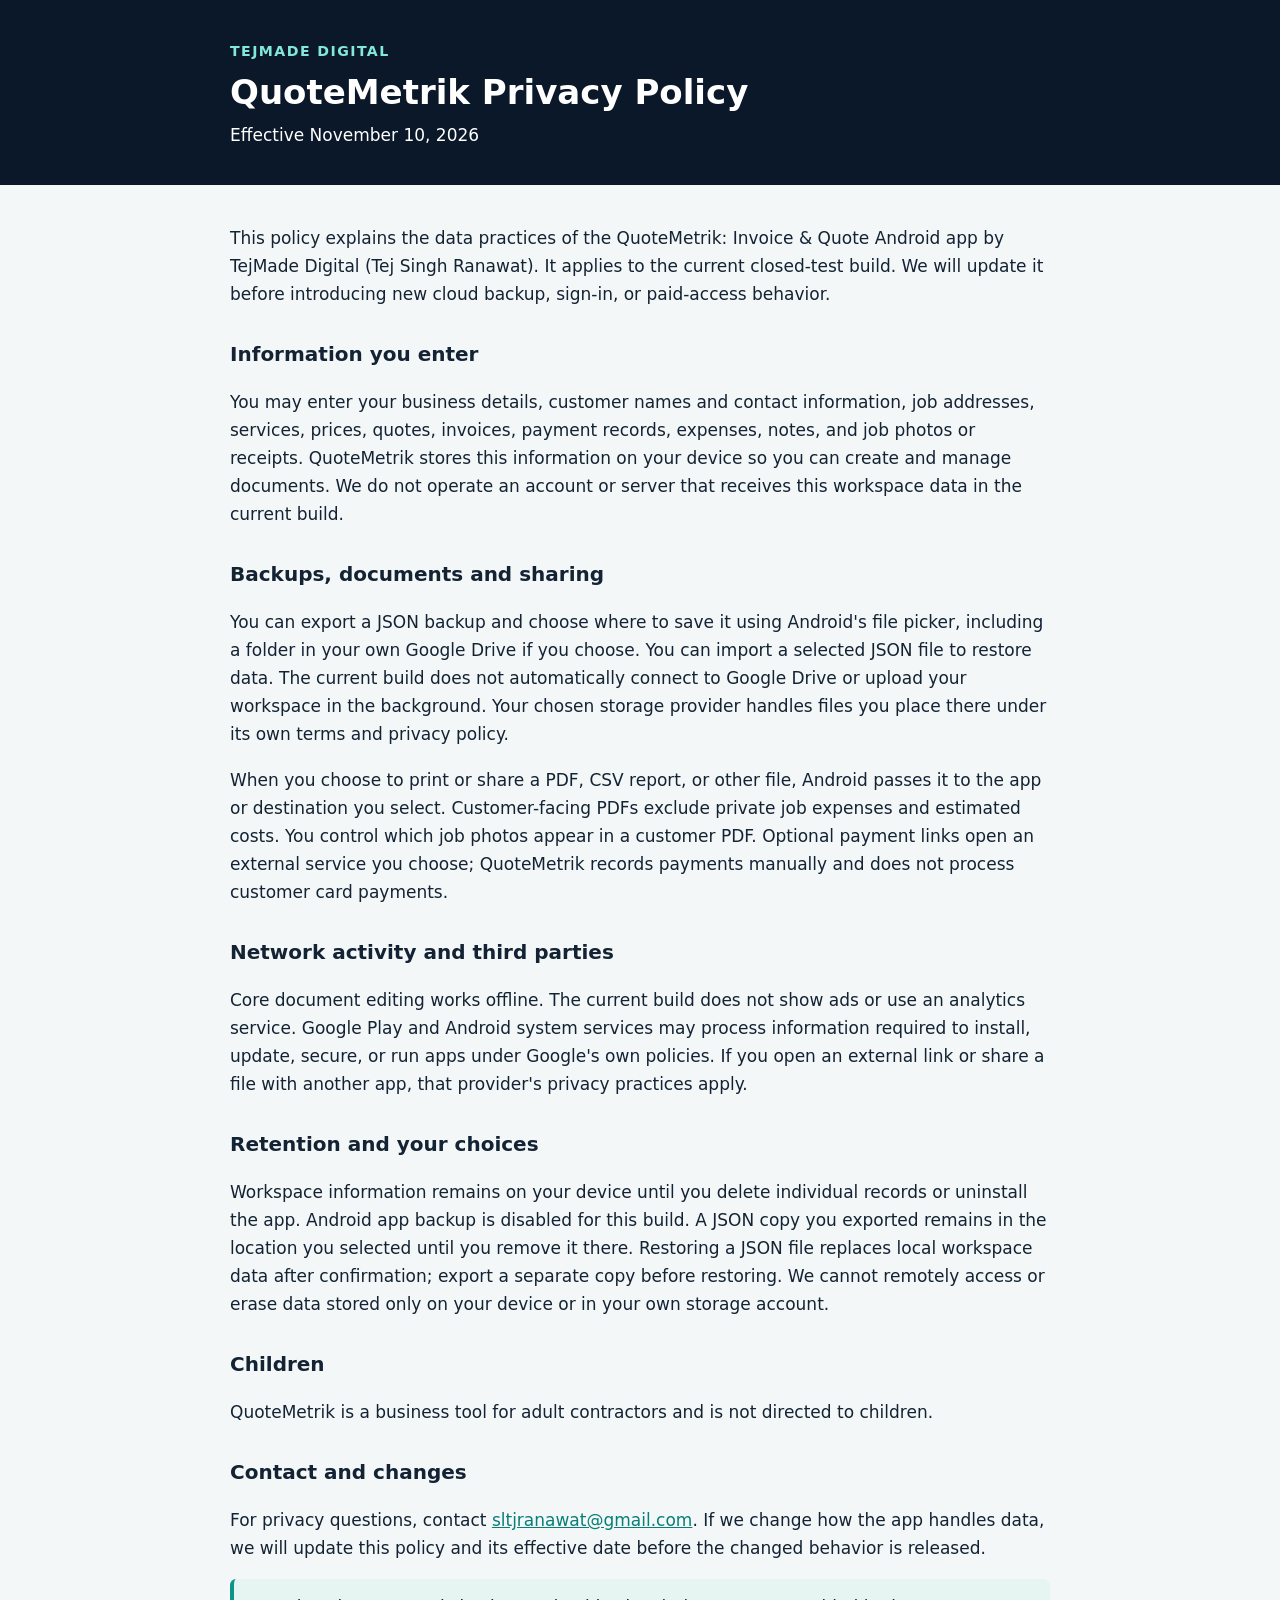
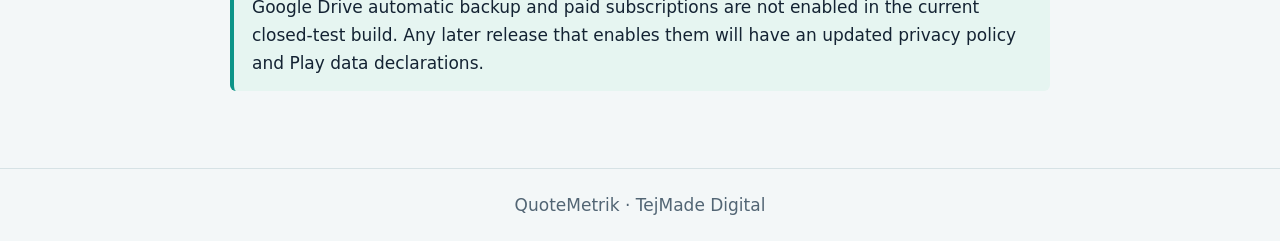
<file: products/quotemetrik/privacy.html>
<!doctype html>
<html lang="en"><head><meta charset="utf-8"><meta name="viewport" content="width=device-width,initial-scale=1">
<title>QuoteMetrik Privacy Policy</title>
<style>body{margin:0;background:#f3f7f8;color:#142333;font:17px/1.65 system-ui,-apple-system,Segoe UI,sans-serif}header{background:#0b1829;color:white;padding:36px 20px}header div,main{max-width:820px;margin:auto}header small{color:#81e8dc;font-weight:700;letter-spacing:.1em}h1{line-height:1.2;margin:8px 0}main{padding:22px 20px 60px}h2{font-size:1.25rem;margin:30px 0 8px}a{color:#087f76}li{margin:5px 0}.note{background:#e6f5f1;border-left:4px solid #0d9488;padding:14px 18px;border-radius:6px}footer{border-top:1px solid #d6e2e5;padding:22px 20px;color:#526574;text-align:center}</style></head>
<body><header><div><small>TEJMADE DIGITAL</small><h1>QuoteMetrik Privacy Policy</h1><div>Effective November 10, 2026</div></div></header>
<main>
<p>This policy explains the data practices of the QuoteMetrik: Invoice &amp; Quote Android app by TejMade Digital (Tej Singh Ranawat). It applies to the current closed-test build. We will update it before introducing new cloud backup, sign-in, or paid-access behavior.</p>
<h2>Information you enter</h2>
<p>You may enter your business details, customer names and contact information, job addresses, services, prices, quotes, invoices, payment records, expenses, notes, and job photos or receipts. QuoteMetrik stores this information on your device so you can create and manage documents. We do not operate an account or server that receives this workspace data in the current build.</p>
<h2>Backups, documents and sharing</h2>
<p>You can export a JSON backup and choose where to save it using Android's file picker, including a folder in your own Google Drive if you choose. You can import a selected JSON file to restore data. The current build does not automatically connect to Google Drive or upload your workspace in the background. Your chosen storage provider handles files you place there under its own terms and privacy policy.</p>
<p>When you choose to print or share a PDF, CSV report, or other file, Android passes it to the app or destination you select. Customer-facing PDFs exclude private job expenses and estimated costs. You control which job photos appear in a customer PDF. Optional payment links open an external service you choose; QuoteMetrik records payments manually and does not process customer card payments.</p>
<h2>Network activity and third parties</h2>
<p>Core document editing works offline. The current build does not show ads or use an analytics service. Google Play and Android system services may process information required to install, update, secure, or run apps under Google's own policies. If you open an external link or share a file with another app, that provider's privacy practices apply.</p>
<h2>Retention and your choices</h2>
<p>Workspace information remains on your device until you delete individual records or uninstall the app. Android app backup is disabled for this build. A JSON copy you exported remains in the location you selected until you remove it there. Restoring a JSON file replaces local workspace data after confirmation; export a separate copy before restoring. We cannot remotely access or erase data stored only on your device or in your own storage account.</p>
<h2>Children</h2>
<p>QuoteMetrik is a business tool for adult contractors and is not directed to children.</p>
<h2>Contact and changes</h2>
<p>For privacy questions, contact <a href="mailto:sltjranawat@gmail.com">sltjranawat@gmail.com</a>. If we change how the app handles data, we will update this policy and its effective date before the changed behavior is released.</p>
<p class="note">Google Drive automatic backup and paid subscriptions are not enabled in the current closed-test build. Any later release that enables them will have an updated privacy policy and Play data declarations.</p>
</main><footer>QuoteMetrik · TejMade Digital</footer></body></html>
</file>
<file: products/checkreport-pro/assets/css/app.css>
:root {
  --navy: #071827;
  --navy-2: #0d2335;
  --teal: #0f9488;
  --teal-dark: #0f766e;
  --accent: #0f766e;
  --mint: #2dd4bf;
  --ink: #172235;
  --muted: #65758b;
  --line: #d7e1e7;
  --surface: #ffffff;
  --canvas: #eef4f6;
  --danger: #c2413b;
  --warn: #b7791f;
  --success: #15803d;
  --radius: 18px;
  --shadow: 0 14px 35px rgb(15 35 53 / 9%);
  font-family:
    Inter, ui-sans-serif, system-ui, -apple-system, BlinkMacSystemFont, "Segoe UI", sans-serif;
  color: var(--ink);
  background: var(--canvas);
  font-synthesis: none;
}

.demo-banner {
  position: relative;
  z-index: 60;
  display: flex;
  align-items: center;
  justify-content: space-between;
  gap: 18px;
  min-height: 54px;
  padding: 10px 24px;
  color: #f8fafc;
  background: #071827;
  border-bottom: 3px solid #2dd4bf;
}

.demo-banner div {
  display: flex;
  align-items: baseline;
  gap: 14px;
}

.demo-banner strong {
  flex: 0 0 auto;
  color: #5eead4;
  font-size: 0.78rem;
  letter-spacing: 0.08em;
}

.demo-banner span {
  color: #cbd5e1;
  font-size: 0.84rem;
}

.demo-reset {
  flex: 0 0 auto;
  min-height: 34px;
  padding: 7px 12px;
  color: #071827;
  background: #5eead4;
  border: 0;
  border-radius: 8px;
  font-weight: 800;
}

.demo-reset:hover {
  background: #99f6e4;
}

* {
  box-sizing: border-box;
}

body {
  margin: 0;
  min-width: 320px;
  background: var(--canvas);
}

button,
input,
select,
textarea {
  font: inherit;
}

button {
  cursor: pointer;
}

.app-shell {
  min-height: 100vh;
  display: grid;
  grid-template-columns: 280px minmax(0, 1fr);
}

.sidebar {
  position: sticky;
  top: 0;
  height: 100vh;
  padding: 28px 20px;
  display: flex;
  flex-direction: column;
  gap: 28px;
  color: white;
  background:
    radial-gradient(circle at 0 100%, rgb(45 212 191 / 13%), transparent 34%),
    var(--navy);
}

.brand {
  display: flex;
  align-items: center;
  gap: 13px;
  padding: 4px 10px 22px;
  border-bottom: 1px solid rgb(255 255 255 / 13%);
}

.brand-mark {
  width: 50px;
  height: 50px;
  display: grid;
  place-items: center;
  border-radius: 15px;
  font-weight: 900;
  font-size: 20px;
  color: white;
  background: linear-gradient(145deg, var(--mint), var(--teal-dark));
  box-shadow: 0 10px 30px rgb(45 212 191 / 25%);
}

.brand strong,
.brand span {
  display: block;
}

.brand strong {
  font-size: 17px;
}

.brand span {
  margin-top: 3px;
  font-size: 12px;
  color: #a9bbc9;
}

.nav {
  display: grid;
  gap: 8px;
}

.nav-item {
  width: 100%;
  padding: 14px 15px;
  display: flex;
  justify-content: space-between;
  align-items: center;
  color: #c8d4dd;
  background: transparent;
  border: 0;
  border-left: 4px solid transparent;
  border-radius: 11px;
  font-weight: 700;
  text-align: left;
}

.nav-item b {
  color: #8ea3b3;
}

.nav-item:hover,
.nav-item.active {
  color: white;
  background: #15334b;
  border-left-color: var(--mint);
}

.nav-item.active b {
  color: var(--mint);
}

.privacy-card {
  margin-top: auto;
  padding: 16px;
  border: 1px solid rgb(255 255 255 / 13%);
  border-radius: 16px;
  color: #b8c8d4;
  font-size: 13px;
  line-height: 1.55;
}

.privacy-card strong {
  color: white;
}

.privacy-card p {
  margin: 7px 0 0;
}

.main {
  min-width: 0;
}

.topbar {
  min-height: 116px;
  padding: 24px 34px;
  display: flex;
  justify-content: space-between;
  align-items: center;
  gap: 24px;
  background: var(--surface);
  border-bottom: 1px solid var(--line);
}

.topbar h1 {
  margin: 0;
  font-size: clamp(24px, 3vw, 32px);
  letter-spacing: -0.03em;
}

.topbar p {
  margin: 6px 0 0;
  color: var(--muted);
}

.top-actions,
.button-row {
  display: flex;
  flex-wrap: wrap;
  gap: 10px;
}

.button {
  min-height: 44px;
  padding: 0 18px;
  border-radius: 11px;
  border: 1px solid transparent;
  font-weight: 800;
}

.button.primary {
  color: white;
  background: var(--accent);
  box-shadow: 0 8px 20px rgb(15 148 136 / 20%);
}

.button.primary:hover {
  background: color-mix(in srgb, var(--accent), #000 14%);
}

.button.secondary {
  color: var(--ink);
  background: white;
  border-color: var(--line);
}

.button.danger {
  color: var(--danger);
  background: #fff7f6;
  border-color: #efc4c0;
}

.button.small {
  min-height: 36px;
  padding: 0 12px;
  font-size: 13px;
}

.menu-button {
  display: none;
  margin-right: 10px;
  border: 0;
  background: transparent;
  font-size: 22px;
}

.workspace {
  padding: 28px;
}

.page {
  display: none;
}

.page.active {
  display: block;
  animation: rise 180ms ease-out;
}

@keyframes rise {
  from {
    opacity: 0;
    transform: translateY(5px);
  }
}

.hero {
  position: relative;
  min-height: 228px;
  padding: 34px;
  overflow: hidden;
  border-radius: var(--radius);
  color: white;
  background: linear-gradient(120deg, var(--navy), #0b4d56);
  box-shadow: var(--shadow);
}

.hero::after {
  content: "";
  position: absolute;
  width: 330px;
  height: 330px;
  right: -80px;
  top: -130px;
  border: 50px solid rgb(45 212 191 / 14%);
  border-radius: 50%;
}

.hero h2 {
  max-width: 680px;
  margin: 0;
  font-size: clamp(30px, 4vw, 50px);
  line-height: 1.06;
  letter-spacing: -0.045em;
}

.hero p {
  max-width: 680px;
  margin: 15px 0 24px;
  color: #c8dce5;
  line-height: 1.6;
}

.hero .button {
  position: relative;
  z-index: 1;
}

.stats-grid {
  margin: 22px 0;
  display: grid;
  grid-template-columns: repeat(4, minmax(0, 1fr));
  gap: 16px;
}

.stat-card,
.card {
  background: var(--surface);
  border: 1px solid var(--line);
  border-radius: var(--radius);
  box-shadow: 0 7px 22px rgb(15 35 53 / 5%);
}

.stat-card {
  padding: 20px;
}

.stat-card span {
  color: var(--muted);
  font-size: 13px;
  font-weight: 700;
  text-transform: uppercase;
  letter-spacing: 0.06em;
}

.stat-card strong {
  display: block;
  margin-top: 7px;
  font-size: 31px;
}

.stat-card em {
  display: block;
  margin-top: 6px;
  color: var(--accent);
  font-size: 12px;
  font-style: normal;
}

.grid-2 {
  display: grid;
  grid-template-columns: repeat(2, minmax(0, 1fr));
  gap: 20px;
}

.card-header {
  padding: 20px 22px;
  display: flex;
  justify-content: space-between;
  align-items: center;
  gap: 15px;
  border-bottom: 1px solid var(--line);
}

.card-header h2,
.card-header h3 {
  margin: 0;
}

.card-body {
  padding: 22px;
}

.empty-state {
  padding: 46px 22px;
  text-align: center;
  color: var(--muted);
}

.empty-icon {
  width: 66px;
  height: 66px;
  margin: 0 auto 15px;
  display: grid;
  place-items: center;
  border-radius: 20px;
  color: var(--accent);
  background: #daf5f0;
  font-size: 28px;
}

.list {
  display: grid;
}

.list-row {
  padding: 15px 0;
  display: grid;
  grid-template-columns: minmax(0, 1.5fr) 1fr auto;
  align-items: center;
  gap: 18px;
  border-bottom: 1px solid var(--line);
}

.list-row:last-child {
  border-bottom: 0;
}

.list-row strong,
.list-row small {
  display: block;
}

.list-row small {
  margin-top: 4px;
  color: var(--muted);
}

.badge {
  display: inline-flex;
  width: fit-content;
  padding: 5px 10px;
  border-radius: 999px;
  font-size: 12px;
  font-weight: 800;
  background: #e8eef2;
  color: #496173;
}

.badge.pass,
.badge.completed {
  color: var(--success);
  background: #e8f8ec;
}

.badge.fail,
.badge.high {
  color: var(--danger);
  background: #fff0ef;
}

.badge.monitor,
.badge.medium {
  color: var(--warn);
  background: #fff8e2;
}

.toolbar {
  margin-bottom: 18px;
  display: flex;
  justify-content: space-between;
  align-items: center;
  gap: 12px;
}

.search {
  width: min(420px, 100%);
  min-height: 44px;
  padding: 0 14px;
  background: white;
  border: 1px solid var(--line);
  border-radius: 11px;
}

.form-grid {
  display: grid;
  grid-template-columns: repeat(3, minmax(0, 1fr));
  gap: 16px;
}

.field {
  display: grid;
  gap: 7px;
}

.field.span-2 {
  grid-column: span 2;
}

.field.span-3 {
  grid-column: 1 / -1;
}

.field label {
  font-size: 13px;
  font-weight: 800;
}

.field input,
.field select,
.field textarea {
  width: 100%;
  min-height: 45px;
  padding: 10px 12px;
  color: var(--ink);
  background: white;
  border: 1px solid #c8d6de;
  border-radius: 10px;
  outline: 0;
}

.field textarea {
  min-height: 92px;
  resize: vertical;
}

.field input:focus,
.field select:focus,
.field textarea:focus {
  border-color: var(--accent);
  box-shadow: 0 0 0 3px rgb(45 212 191 / 17%);
}

.section-stack {
  display: grid;
  gap: 18px;
  margin-top: 20px;
}

.inspection-section {
  overflow: hidden;
  background: white;
  border: 1px solid var(--line);
  border-radius: 16px;
}

.inspection-section h3 {
  margin: 0;
  padding: 15px 18px;
  background: #f7fafb;
  border-bottom: 1px solid var(--line);
}

.editor-toolbar,
.section-title-row {
  display: flex;
  align-items: center;
  gap: 10px;
  flex-wrap: wrap;
}

.editor-toolbar {
  margin: 18px 0 -2px;
  color: var(--muted);
  font-size: 13px;
}

.section-title-row {
  padding: 12px 18px;
  background: #f7fafb;
  border-bottom: 1px solid var(--line);
}

.section-title-input {
  min-width: 220px;
  flex: 1;
  padding: 8px 10px;
  border: 1px solid transparent;
  border-radius: 8px;
  background: transparent;
  color: var(--ink);
  font-size: 17px;
  font-weight: 850;
}

.section-title-input:focus {
  background: white;
  border-color: var(--accent);
  outline: 0;
}

.check-row {
  padding: 15px 18px;
  display: grid;
  grid-template-columns: minmax(190px, 1.2fr) 120px 110px minmax(180px, 1fr) minmax(190px, .9fr);
  gap: 12px;
  align-items: start;
  border-bottom: 1px solid var(--line);
}

.check-row:last-child {
  border-bottom: 0;
}

.check-label-input {
  font-weight: 750;
}

.check-row select,
.check-row input[type="text"] {
  width: 100%;
  min-height: 40px;
  padding: 8px 10px;
  border: 1px solid #cad6dd;
  border-radius: 9px;
}

.photo-button {
  position: relative;
  min-height: 40px;
  display: grid;
  place-items: center;
  border: 1px dashed #8eb1bc;
  border-radius: 9px;
  color: var(--accent);
  font-size: 12px;
  font-weight: 800;
  overflow: hidden;
}

.evidence-pair {
  display: grid;
  grid-template-columns: 1fr 1fr;
  gap: 7px;
}

.evidence-pair > input {
  grid-column: 1 / -1;
}

.text-button {
  padding: 5px 0 0;
  border: 0;
  background: transparent;
  font-size: 11px;
}

.danger-text {
  color: var(--danger);
}

.empty-section {
  padding: 25px;
  color: var(--muted);
  text-align: center;
}

.logo-setting {
  min-height: 72px;
  display: flex;
  align-items: center;
  gap: 12px;
  flex-wrap: wrap;
}

.logo-setting img {
  width: 92px;
  height: 58px;
  padding: 5px;
  object-fit: contain;
  border: 1px solid var(--line);
  border-radius: 9px;
  background: white;
}

.storage-meter {
  margin-top: 16px;
  display: grid;
  gap: 8px;
}

.storage-meter div {
  display: flex;
  justify-content: space-between;
  gap: 12px;
  font-size: 13px;
}

.storage-meter progress {
  width: 100%;
  accent-color: var(--accent);
}

.photo-button input {
  position: absolute;
  inset: 0;
  opacity: 0;
  cursor: pointer;
}

.photo-thumb {
  width: 100%;
  height: 64px;
  object-fit: cover;
  border-radius: 8px;
}

.summary-bar {
  position: sticky;
  top: 12px;
  z-index: 3;
  margin: 18px 0;
  padding: 14px 18px;
  display: grid;
  grid-template-columns: repeat(5, minmax(0, 1fr));
  gap: 10px;
  color: white;
  background: var(--navy-2);
  border-radius: 14px;
  box-shadow: var(--shadow);
}

.summary-bar div {
  text-align: center;
}

.summary-bar span,
.summary-bar strong {
  display: block;
}

.summary-bar span {
  color: #aac0ce;
  font-size: 11px;
  text-transform: uppercase;
}

.summary-bar strong {
  margin-top: 3px;
  font-size: 20px;
}

.signature-wrap {
  display: grid;
  gap: 10px;
}

.signature-pad {
  width: 100%;
  height: 150px;
  touch-action: none;
  background: white;
  border: 1px dashed #90a5b1;
  border-radius: 12px;
}

.template-grid {
  display: grid;
  grid-template-columns: repeat(3, minmax(0, 1fr));
  gap: 18px;
}

.template-card {
  padding: 20px;
  background: white;
  border: 1px solid var(--line);
  border-radius: 16px;
}

.template-card h3 {
  margin: 0 0 8px;
}

.template-card p {
  min-height: 42px;
  color: var(--muted);
  line-height: 1.5;
}

.template-meta {
  margin: 14px 0;
  display: flex;
  justify-content: space-between;
  color: var(--muted);
  font-size: 13px;
}

.callout {
  padding: 16px 18px;
  color: #24535a;
  background: #e2f7f3;
  border: 1px solid #b6ebe2;
  border-radius: 12px;
  line-height: 1.55;
}

.toast {
  position: fixed;
  right: 24px;
  bottom: 24px;
  z-index: 20;
  max-width: 360px;
  padding: 14px 18px;
  color: white;
  background: var(--navy);
  border-radius: 12px;
  box-shadow: var(--shadow);
  opacity: 0;
  transform: translateY(15px);
  pointer-events: none;
  transition: 160ms ease;
}

.toast.show {
  opacity: 1;
  transform: translateY(0);
}

.print-root {
  display: none;
}

@media (max-width: 1100px) {
  .stats-grid,
  .template-grid {
    grid-template-columns: repeat(2, minmax(0, 1fr));
  }

  .form-grid {
    grid-template-columns: repeat(2, minmax(0, 1fr));
  }

  .field.span-3 {
    grid-column: 1 / -1;
  }

  .check-row {
    grid-template-columns: minmax(180px, 1.4fr) 120px 110px 1fr;
  }

  .evidence-pair {
    grid-column: 4;
  }
}

@media (max-width: 820px) {
  .app-shell {
    grid-template-columns: 1fr;
  }

  .sidebar {
    position: fixed;
    z-index: 15;
    width: min(300px, 88vw);
    transform: translateX(-105%);
    transition: 180ms ease;
  }

  .sidebar.open {
    transform: translateX(0);
  }

  .menu-button {
    display: inline-block;
  }

  .topbar {
    padding: 20px;
  }

  .topbar > div:first-child {
    display: grid;
    grid-template-columns: auto 1fr;
    align-items: center;
  }

  .topbar p {
    grid-column: 2;
  }

  .workspace {
    padding: 18px;
  }

  .grid-2,
  .form-grid {
    grid-template-columns: 1fr;
  }

  .field.span-2,
  .field.span-3 {
    grid-column: auto;
  }

  .check-row {
    grid-template-columns: 1fr 1fr;
  }

  .check-label-input,
  .check-row input[type="text"],
  .evidence-pair {
    grid-column: 1 / -1;
  }
}

@media (max-width: 560px) {
  .demo-banner {
    align-items: flex-start;
    padding: 10px 12px;
  }

  .demo-banner div,
  .demo-banner strong,
  .demo-banner span {
    display: block;
  }

  .demo-banner span {
    margin-top: 3px;
    font-size: 0.75rem;
  }

  .demo-reset {
    font-size: 0.75rem;
  }

  .topbar {
    align-items: flex-start;
    flex-direction: column;
  }

  .top-actions {
    width: 100%;
  }

  .top-actions .button {
    flex: 1;
  }

  .hero {
    padding: 26px 22px;
  }

  .stats-grid,
  .template-grid {
    grid-template-columns: 1fr;
  }

  .summary-bar {
    grid-template-columns: repeat(3, 1fr);
  }

  .list-row {
    grid-template-columns: 1fr;
  }
}

@media print {
  @page {
    size: A4;
    margin: 12mm;
  }

  body {
    background: white;
  }

  .app-shell,
  .toast {
    display: none !important;
  }

  .print-root {
    display: block !important;
    color: #111827;
    font-family: Arial, sans-serif;
  }

  .print-header {
    padding-bottom: 16px;
    display: flex;
    justify-content: space-between;
    gap: 20px;
    border-bottom: 3px solid var(--accent);
  }

  .print-brand {
    display: flex;
    align-items: center;
    gap: 12px;
  }

  .print-brand > img {
    width: 76px;
    height: 52px;
    object-fit: contain;
  }

  .print-header h1,
  .print-header p {
    margin: 0;
  }

  .print-header h1 {
    font-size: 25px;
  }

  .print-header p {
    margin-top: 5px;
    color: #4b5563;
  }

  .print-meta {
    margin: 18px 0;
    display: grid;
    grid-template-columns: repeat(3, 1fr);
    gap: 12px;
  }

  .print-meta div {
    padding: 9px;
    border: 1px solid #d1d5db;
  }

  .print-meta small,
  .print-meta strong {
    display: block;
  }

  .print-meta small {
    color: #6b7280;
  }

  .print-section {
    margin-top: 18px;
    break-inside: avoid;
  }

  .print-section h2 {
    margin: 0;
    padding: 8px 10px;
    color: white;
    background: var(--accent);
    font-size: 15px;
  }

  .print-table {
    width: 100%;
    border-collapse: collapse;
    font-size: 11px;
  }

  .print-table th,
  .print-table td {
    padding: 7px;
    border: 1px solid #d1d5db;
    text-align: left;
    vertical-align: top;
  }

  .print-table th {
    background: #f3f4f6;
  }

  .print-photo {
    width: 74px;
    max-height: 60px;
    object-fit: cover;
  }

  .print-evidence {
    display: flex;
    gap: 4px;
  }

  .print-evidence figure {
    margin: 0;
  }

  .print-evidence figcaption {
    color: #6b7280;
    font-size: 8px;
  }

  .print-signature {
    max-width: 240px;
    max-height: 90px;
  }

  .print-footer {
    margin-top: 22px;
    padding-top: 10px;
    display: flex;
    justify-content: space-between;
    border-top: 1px solid #d1d5db;
    color: #6b7280;
    font-size: 10px;
  }
}
</file>
